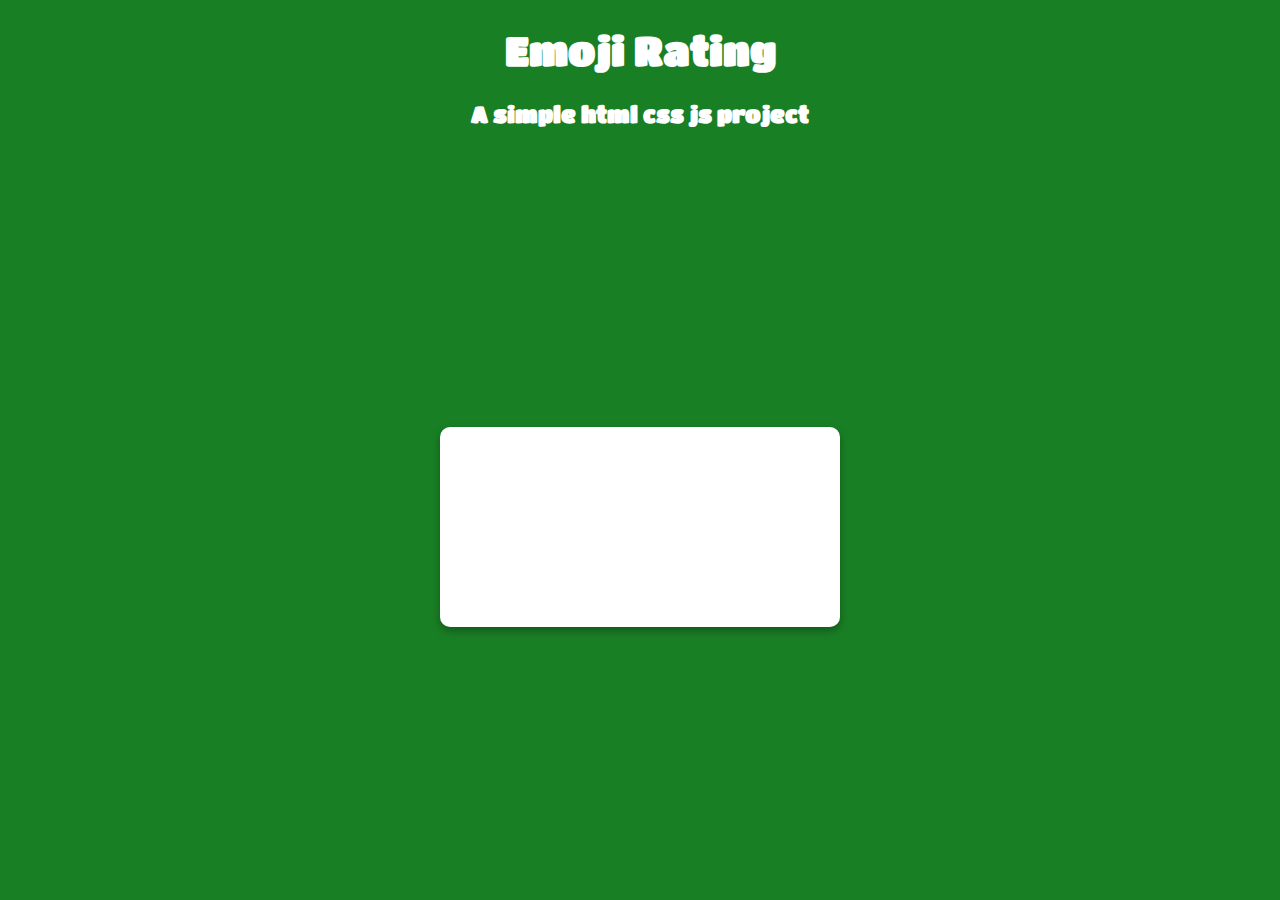
<file: Emoji rating/index.html>
<!DOCTYPE html>
<html lang="en">
  <head>
    <meta charset="UTF-8" />
    <meta http-equiv="X-UA-Compatible" content="IE=edge" />
    <meta name="viewport" content="width=device-width, initial-scale=1.0" />
    <link
      rel="stylesheet"
      href="https://cdnjs.cloudflare.com/ajax/libs/font-awesome/6.3.0/css/all.min.css"
      integrity="sha512-SzlrxWUlpfuzQ+pcUCosxcglQRNAq/DZjVsC0lE40xsADsfeQoEypE+enwcOiGjk/bSuGGKHEyjSoQ1zVisanQ=="
      crossorigin="anonymous"
      referrerpolicy="no-referrer"
    />
    <link
      rel="stylesheet"
      href="https://fonts.googleapis.com/css?family=Titan+One"
    />
    <link rel="stylesheet" href="style.css" />
    <script src="index.js" defer></script>
    <title>Emoji Rating</title>
  </head>
  <body>
    <div class="heading-container">
      <h1>Emoji Rating</h1>
      <h3>A simple html css js project</h3>
    </div>
    <div class="feedback-container">
      <div class="emoji-container">
        <i class="fa-solid fa-face-angry fa-3x"></i>
        <i class="fa-solid fa-face-frown fa-3x"></i>
        <i class="fa-solid fa-face-meh fa-3x"></i>
        <i class="fa-solid fa-face-smile fa-3x"></i>
        <i class="fa-solid fa-face-grin fa-3x"></i>
      </div>
      <div class="rating-container">
        <i class="fas fa-star fa-2x"></i>
        <i class="fas fa-star fa-2x"></i>
        <i class="fas fa-star fa-2x"></i>
        <i class="fas fa-star fa-2x"></i>
        <i class="fas fa-star fa-2x"></i>
      </div>
    </div>
  </body>
</html>
</file>
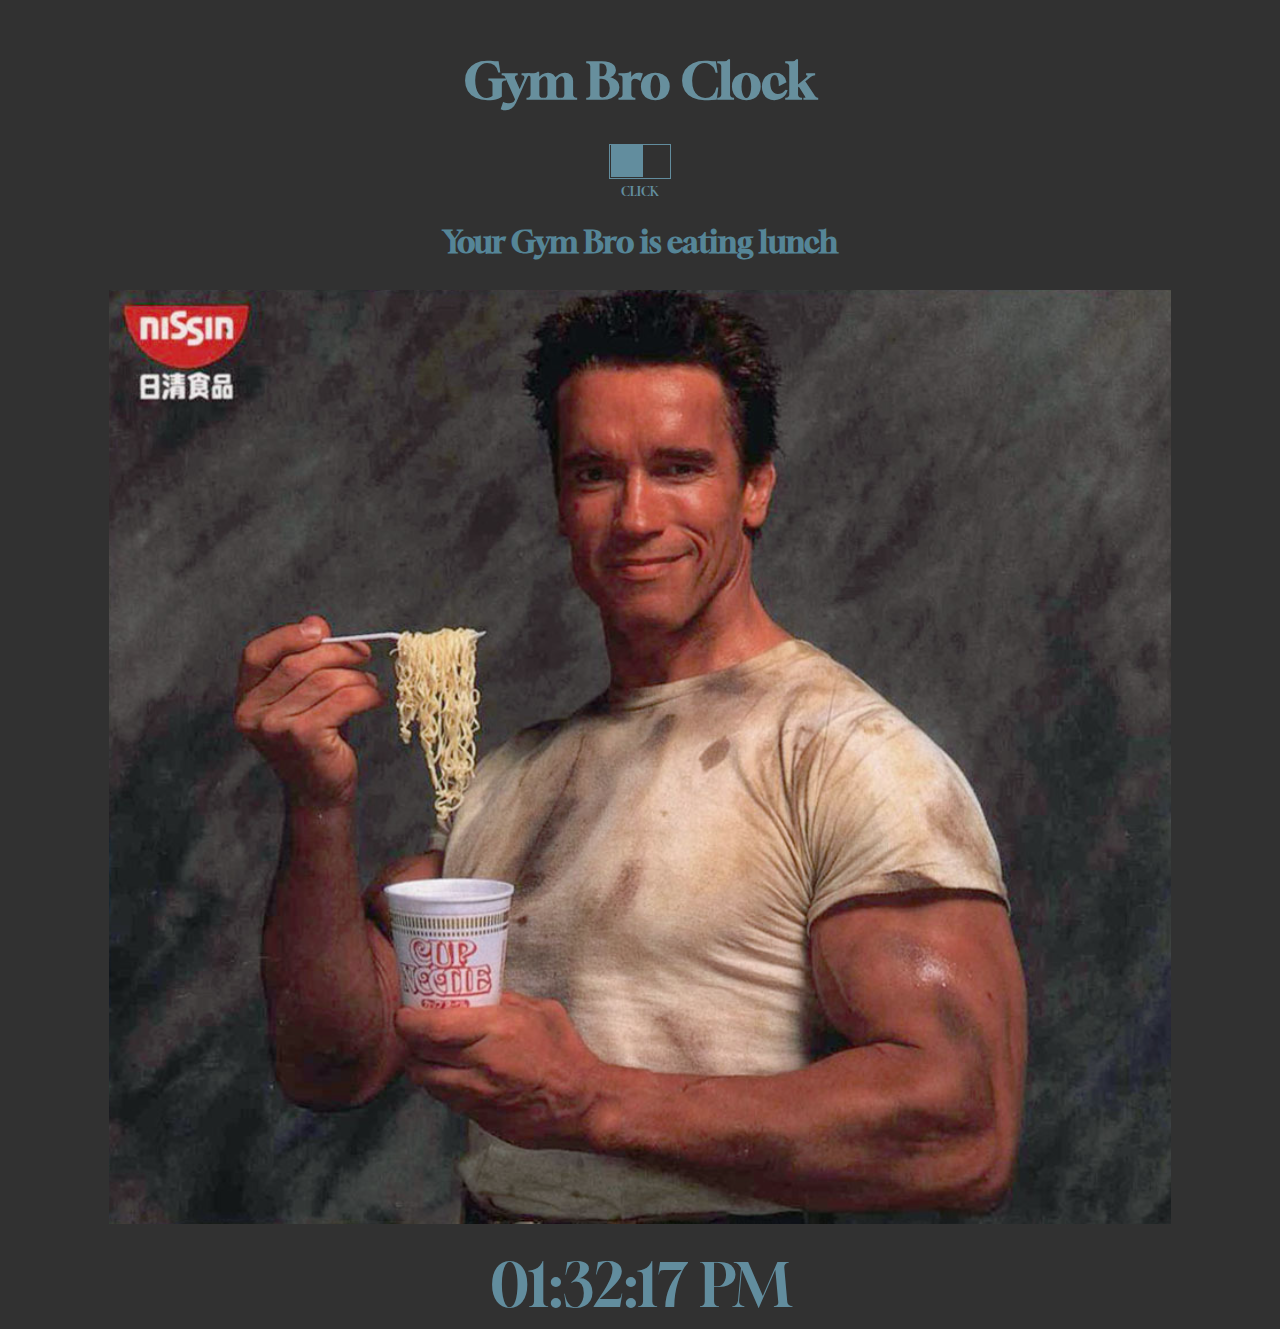
<file: gymbroclock/index.html>
<!DOCTYPE html>
<html lang="en">
  <head>
    <meta charset="UTF-8" />
    <meta http-equiv="X-UA-Compatible" content="IE=edge" />
    <meta name="viewport" content="width=device-width, initial-scale=1.0" />
    <link rel="stylesheet" href="styles.css" />
    <link
      rel="stylesheet"
      href="https://fonts.googleapis.com/css?family=Gloock"
    />
    <link rel="stylesheet" href="darkmode.css" />
    <script src="app.js" defer></script>
    <title>Gym Bro Clock</title>
  </head>
  <body onload="changeImageByTime()">
    <h1 class="title">Gym Bro Clock</h1>
    <footer id="dmt">
      <label class="switch">
        <input type="checkbox" />
        <span class="slider"></span>
        <p class="clickme">CLICK</p>
      </label>
    </footer>
    <div class="imgcontainer">
      <h3 id="myQuote" class="myQuotee"></h3>
      <img id="myImage" src="" alt="Current time image" />
    </div>
    <div id="MyClockDisplay" class="broclock" onload="showTime()"></div>
    <script src="app.js"></script>
  </body>
</html>
</file>
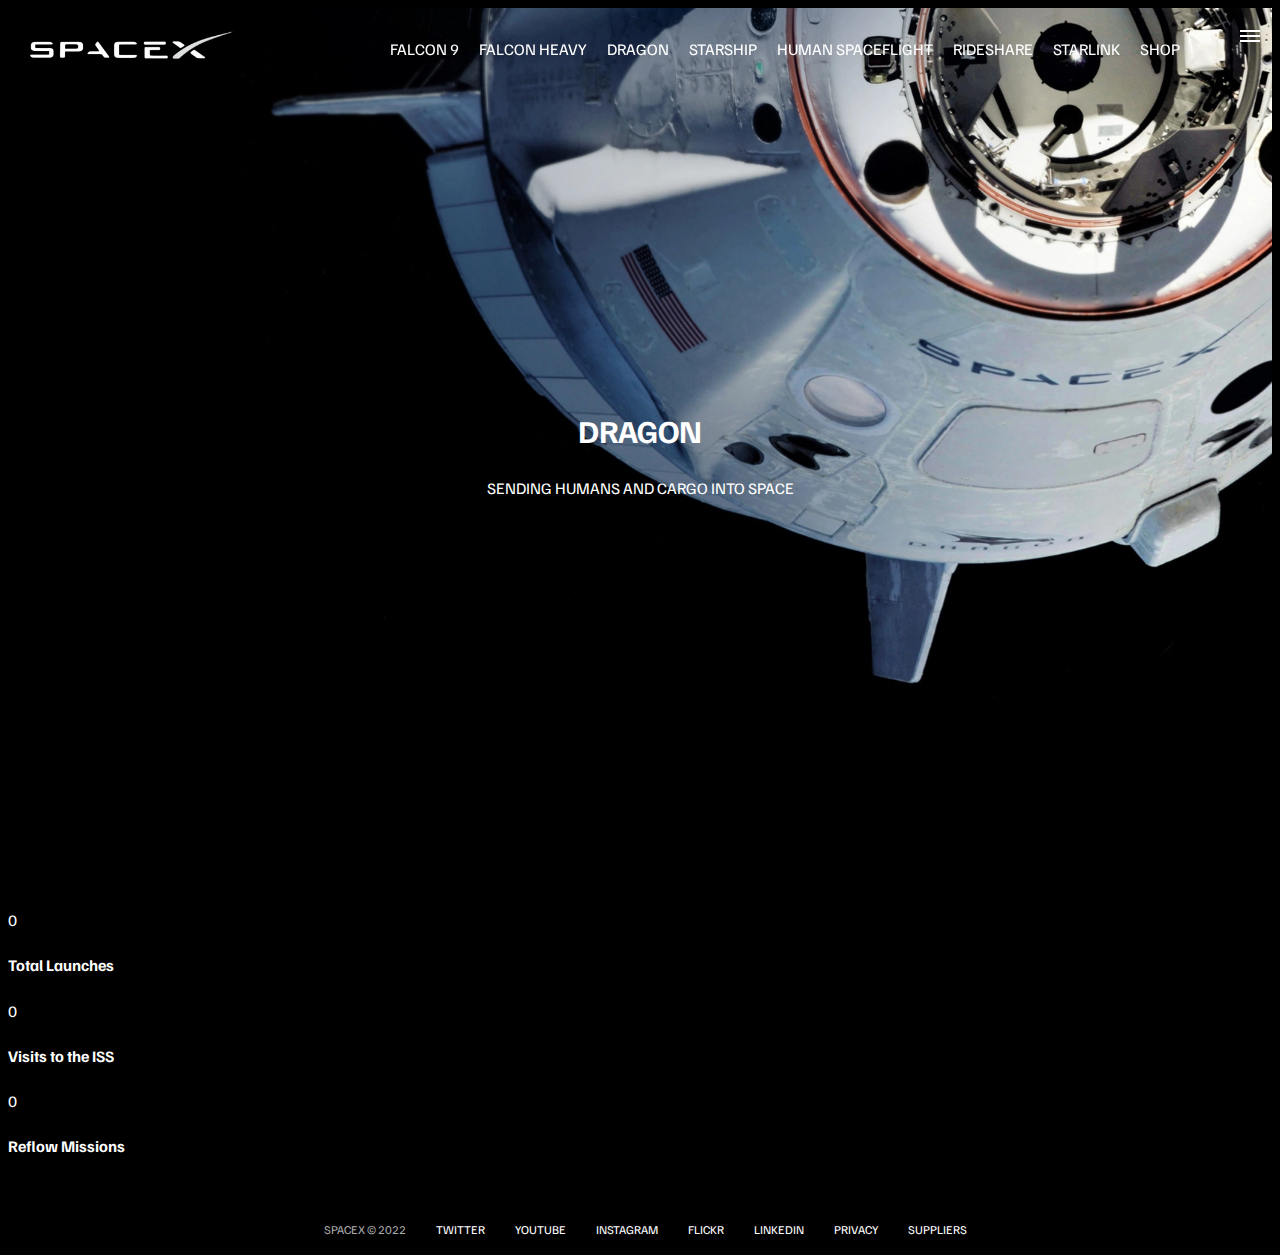
<file: spacex clone/dragon.html>
<!DOCTYPE html>
<html lang="en">
  <head>
    <meta charset="UTF-8" />
    <meta http-equiv="X-UA-Compatible" content="IE=edge" />
    <meta name="viewport" content="width=device-width, initial-scale=1.0" />
    <link rel="stylesheet" href="css/style.css" />
    <script src="js/script.js" defer></script>
    <title>SpaceX - Dragon</title>
  </head>
  <body>
    <div id="overlay"></div>
    <div id="mobile-menu" class="mobile-main-menu">
      <ul>
        <li><a href="#">Mission</a></li>
        <li><a href="#">Launches</a></li>
        <li><a href="#">Careers</a></li>
        <li><a href="#">Updates</a></li>
        <li><a href="#">Shop</a></li>
      </ul>
    </div>
    <header class="main-header">
      <div class="logo">
        <a href="index.html">
          <img src="img/logo.png" alt="SpaceX" />
        </a>
      </div>
      <nav class="desktop-main-menu">
        <ul>
          <li><a href="falcon9.html">Falcon 9</a></li>
          <li><a href="falcon-heavy.html">Falcon Heavy</a></li>
          <li><a href="dragon.html">Dragon</a></li>
          <li><a href="#">Starship</a></li>
          <li><a href="#">Human Spaceflight</a></li>
          <li><a href="#">Rideshare</a></li>
          <li><a href="#">Starlink</a></li>
          <li><a href="#">Shop</a></li>
        </ul>
      </nav>
    </header>

    <!-- Hamburger Menu -->
    <button id="menu-btn" class="hamburger" type="button">
      <span class="hamburger-top"></span>
      <span class="hamburger-middle"></span>
      <span class="hamburger-bottom"></span>
    </button>

    <section class="section-animate bg-dragon"></section>
    <div class="section-inner-center">
      <h1>Dragon</h1>
      <p>Sending humans and cargo into space</p>
    </div>

    <div class="stats">
      <div>
        <span class="counter" data-target="34">0</span>
        <h4>Total Launches</h4>
      </div>
      <div>
        <span class="counter" data-target="31">0</span>
        <h4>Visits to the ISS</h4>
      </div>
      <div>
        <span class="counter" data-target="13">0</span>
        <h4>Reflow Missions</h4>
      </div>
    </div>

    <footer>
      <ul>
        <li>SpaceX &copy; 2022</li>
        <li><a href="#">Twitter</a></li>
        <li><a href="#">YouTube</a></li>
        <li><a href="#">Instagram</a></li>
        <li><a href="#">Flickr</a></li>
        <li><a href="#">LinkedIn</a></li>
        <li><a href="#">Privacy</a></li>
        <li><a href="#">Suppliers</a></li>
      </ul>
    </footer>
  </body>
</html>
</file>
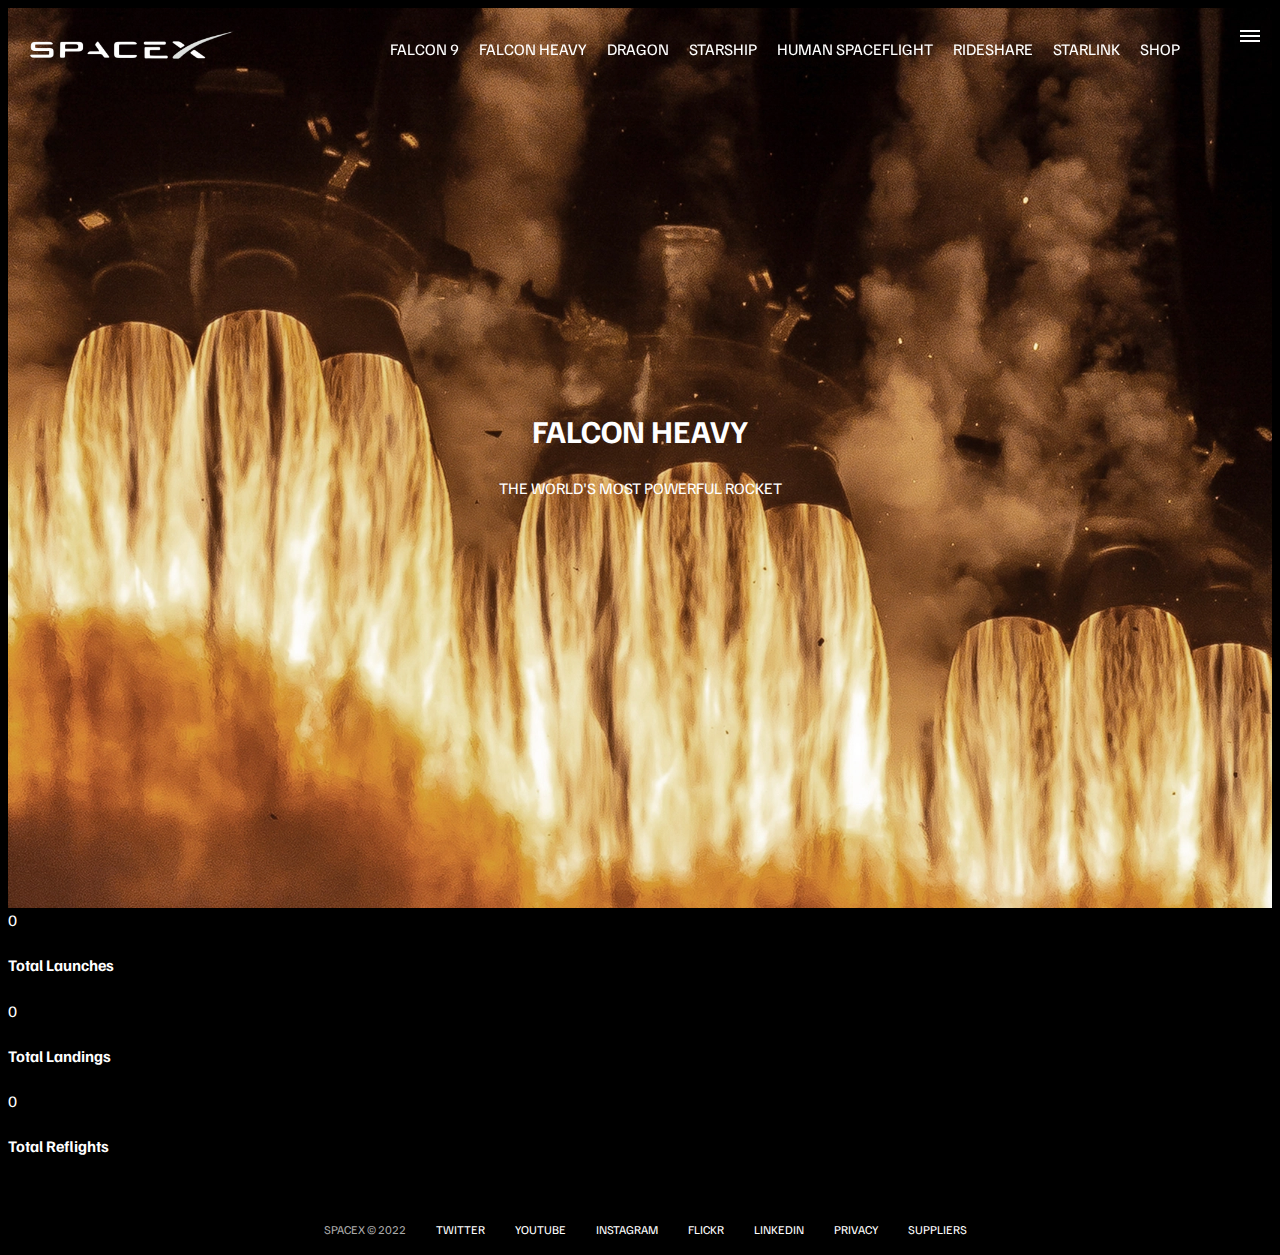
<file: spacex clone/falcon-heavy.html>
<!DOCTYPE html>
<html lang="en">
  <head>
    <meta charset="UTF-8" />
    <meta http-equiv="X-UA-Compatible" content="IE=edge" />
    <meta name="viewport" content="width=device-width, initial-scale=1.0" />
    <link rel="stylesheet" href="css/style.css" />
    <script src="js/script.js" defer></script>
    <title>SpaceX - Falcon Heavy</title>
  </head>
  <body>
    <div id="overlay"></div>
    <div id="mobile-menu" class="mobile-main-menu">
      <ul>
        <li><a href="#">Mission</a></li>
        <li><a href="#">Launches</a></li>
        <li><a href="#">Careers</a></li>
        <li><a href="#">Updates</a></li>
        <li><a href="#">Shop</a></li>
      </ul>
    </div>
    <header class="main-header">
      <div class="logo">
        <a href="index.html">
          <img src="img/logo.png" alt="SpaceX" />
        </a>
      </div>
      <nav class="desktop-main-menu">
        <ul>
          <li><a href="falcon9.html">Falcon 9</a></li>
          <li><a href="falcon-heavy.html">Falcon Heavy</a></li>
          <li><a href="dragon.html">Dragon</a></li>
          <li><a href="#">Starship</a></li>
          <li><a href="#">Human Spaceflight</a></li>
          <li><a href="#">Rideshare</a></li>
          <li><a href="#">Starlink</a></li>
          <li><a href="#">Shop</a></li>
        </ul>
      </nav>
    </header>

    <!-- Hamburger Menu -->
    <button id="menu-btn" class="hamburger" type="button">
      <span class="hamburger-top"></span>
      <span class="hamburger-middle"></span>
      <span class="hamburger-bottom"></span>
    </button>

    <section class="section-animate bg-falcon-heavy"></section>
    <div class="section-inner-center">
      <h1>Falcon Heavy</h1>
      <p>The world's most powerful rocket</p>
    </div>

    <div class="stats">
      <div>
        <span class="counter" data-target="3">0</span>
        <h4>Total Launches</h4>
      </div>
      <div>
        <span class="counter" data-target="7">0</span>
        <h4>Total Landings</h4>
      </div>
      <div>
        <span class="counter" data-target="4">0</span>
        <h4>Total Reflights</h4>
      </div>
    </div>

    <footer>
      <ul>
        <li>SpaceX &copy; 2022</li>
        <li><a href="#">Twitter</a></li>
        <li><a href="#">YouTube</a></li>
        <li><a href="#">Instagram</a></li>
        <li><a href="#">Flickr</a></li>
        <li><a href="#">LinkedIn</a></li>
        <li><a href="#">Privacy</a></li>
        <li><a href="#">Suppliers</a></li>
      </ul>
    </footer>
  </body>
</html>
</file>
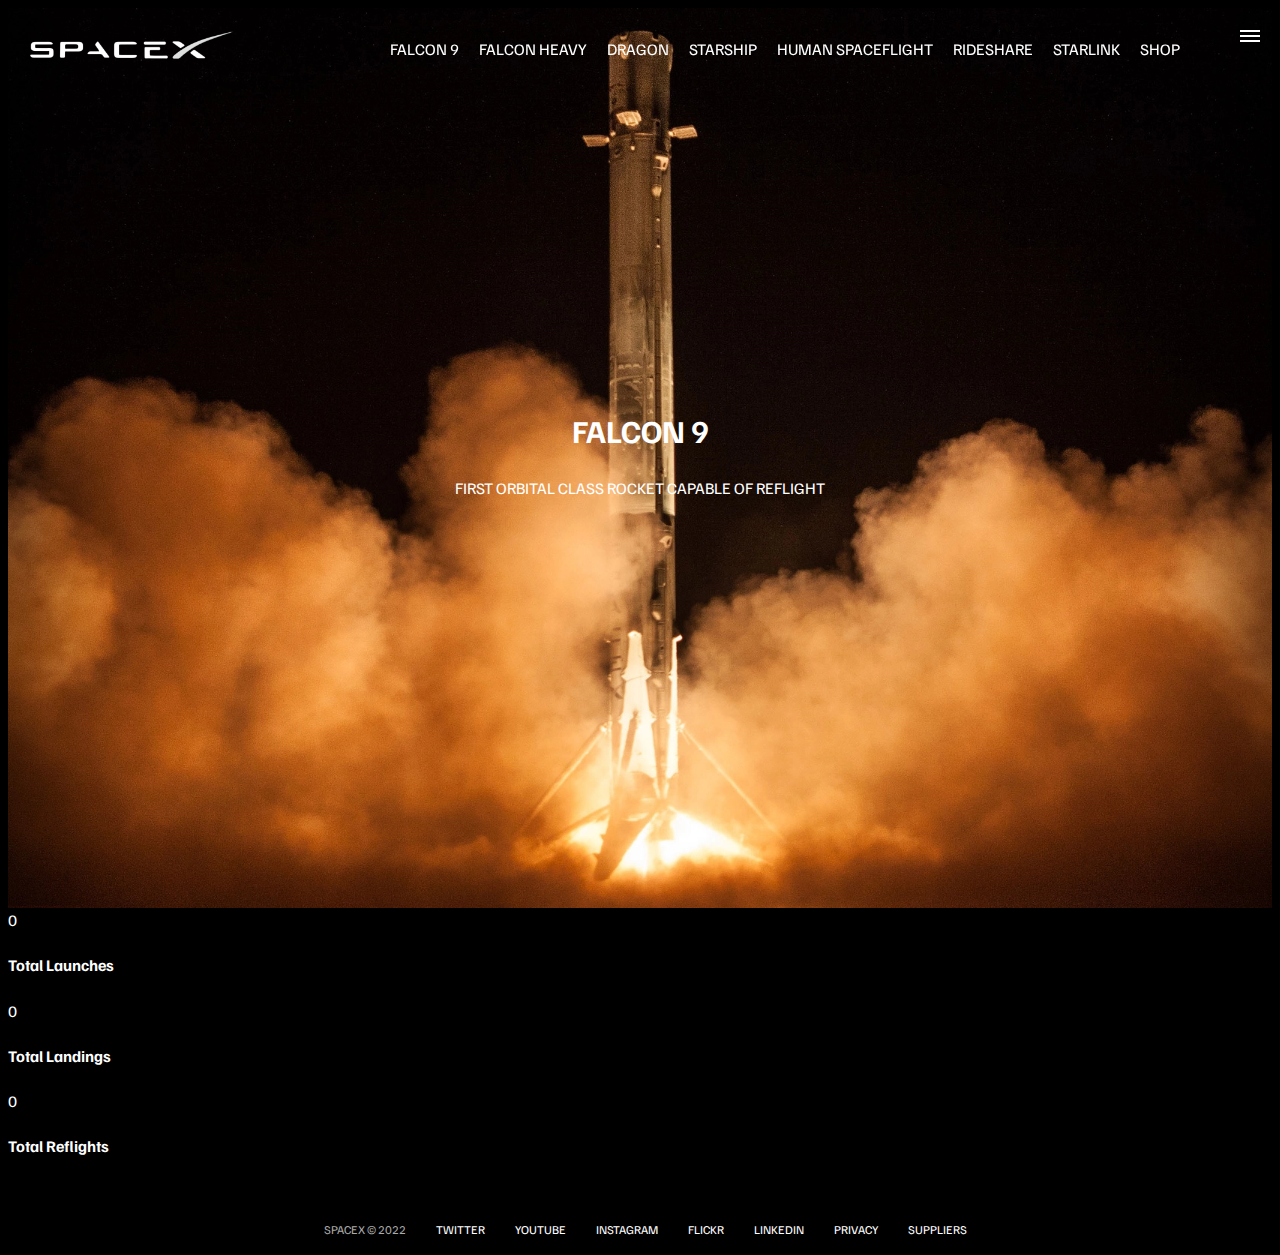
<file: spacex clone/falcon9.html>
<!DOCTYPE html>
<html lang="en">
  <head>
    <meta charset="UTF-8" />
    <meta http-equiv="X-UA-Compatible" content="IE=edge" />
    <meta name="viewport" content="width=device-width, initial-scale=1.0" />
    <link rel="stylesheet" href="css/style.css" />
    <script src="js/script.js" defer></script>
    <title>SpaceX - Falcon 9</title>
  </head>
  <body class="falcon9-body">
    <div id="overlay"></div>
    <div id="mobile-menu" class="mobile-main-menu">
      <ul>
        <li><a href="#">Mission</a></li>
        <li><a href="#">Launches</a></li>
        <li><a href="#">Careers</a></li>
        <li><a href="#">Updates</a></li>
        <li><a href="#">Shop</a></li>
      </ul>
    </div>
    <header class="main-header">
      <div class="logo">
        <a href="index.html">
          <img src="img/logo.png" alt="SpaceX" />
        </a>
      </div>
      <nav class="desktop-main-menu">
        <ul>
          <li><a href="falcon9.html">Falcon 9</a></li>
          <li><a href="falcon-heavy.html">Falcon Heavy</a></li>
          <li><a href="dragon.html">Dragon</a></li>
          <li><a href="#">Starship</a></li>
          <li><a href="#">Human Spaceflight</a></li>
          <li><a href="#">Rideshare</a></li>
          <li><a href="#">Starlink</a></li>
          <li><a href="#">Shop</a></li>
        </ul>
      </nav>
    </header>

    <!-- Hamburger Menu -->
    <button id="menu-btn" class="hamburger" type="button">
      <span class="hamburger-top"></span>
      <span class="hamburger-middle"></span>
      <span class="hamburger-bottom"></span>
    </button>

    <section class="section-animate bg-falcon-9"></section>
    <div class="section-inner-center">
      <h1>Falcon 9</h1>
      <p>First orbital class rocket capable of reflight</p>
    </div>

    <div class="stats">
      <div>
        <span class="counter" data-target="3">0</span>
        <h4>Total Launches</h4>
      </div>
      <div>
        <span class="counter" data-target="7">0</span>
        <h4>Total Landings</h4>
      </div>
      <div>
        <span class="counter" data-target="4">0</span>
        <h4>Total Reflights</h4>
      </div>
    </div>

    <footer>
      <ul>
        <li>SpaceX &copy; 2022</li>
        <li><a href="#">Twitter</a></li>
        <li><a href="#">YouTube</a></li>
        <li><a href="#">Instagram</a></li>
        <li><a href="#">Flickr</a></li>
        <li><a href="#">LinkedIn</a></li>
        <li><a href="#">Privacy</a></li>
        <li><a href="#">Suppliers</a></li>
      </ul>
    </footer>
  </body>
</html>
</file>
<file: Emoji rating/style.css>
body {
  background-color: #197f25;
}

.heading-container {
  font-family: "Titan One", Serif;
  margin-top: 20px;
  font-size: 20px;
  text-align: center;
  color: #ffffff;
}

.feedback-container {
  background-color: white;
  width: 400px;
  height: 200px;
  box-shadow: 0 4px 8px rgba(0, 0, 0, 0.3);
  border-radius: 10px;
  position: relative;
  margin: 50px auto;
  margin-top: 300px;
}

.emoji-container {
  position: absolute;
  left: 50%;
  transform: translateX(-50%);
  top: 20%;
  width: 50px;
  height: 50px;
  border-radius: 50%;
  display: flex;
  overflow: hidden;
}

.fa-solid {
  margin: 1px;
  transform: translateX(0);
  transition: transform 0.2s;
}

.rating-container {
  position: absolute;
  left: 50%;
  transform: translateX(-50%);
  bottom: 20%;
}

.fa-star {
  color: lightgray;
  cursor: pointer;
}

.fa-star.active {
  color: gold;
}
</file>
<file: gymbroclock/styles.css>
body {
  background-color: #313131;
}

.title {
  font-family: "Gloock", serif;
  font-size: 50px;
  color: #678f9d;
  text-align: center;
  margin-top: 50px;
}

.broclock {
  font-family: "Gloock", serif;
  color: #628d9e;
  top: 50%;
  left: 50%;
  text-align: center;
  font-size: 60px;
}

.imgcontainer {
  margin-top: 20px;
  text-align: center;
  margin-bottom: 20px;
}

.myQuotee {
  font-family: "Gloock", serif;
  color: #558597;
  top: 50%;
  left: 50%;
  font-size: 30px;
  margin-top: 20px;
}
</file>
<file: gymbroclock/darkmode.css>
body {
  transition: background-color 1.2s;
}

footer {
  cursor: pointer;
  margin-bottom: 20px;
  font-size: 2em;
  text-align: center;
}

.darkmode {
  color: #2f2f2f;
  background-color: #efefef;
}

.switch {
  font-size: 17px;
  position: relative;
  display: inline-block;
  width: 62px;
  height: 35px;
}

/* Hide default HTML checkbox */
.switch input {
  opacity: 1;
  width: 0;
  height: 0;
}

/* The slider */
.slider {
  display: flex;
  position: absolute;
  cursor: pointer;
  top: 0;
  left: 0;
  right: 0;
  bottom: 0px;
  background: #313131;
  transition: 0.4s;
  border: 1px solid #628d9e;
}

.slider:before {
  position: absolute;
  content: "";
  height: 1.9em;
  width: 1.9em;
  left: 1.2px;
  top: 0;
  bottom: 0;
  background-color: #628d9e;
  transition: 0.4s;
}

input:checked + .slider {
  background-color: #74cef4;
  border: 1px solid transparent;
}

input:checked + .slider:before {
  transform: translateX(1.5em);
}

.clickme {
  font-family: "Gloock", serif;
  font-size: 0.7em;
  color: #628d9e;
  text-align: center;
  margin-top: 20px;
}
</file>
<file: spacex clone/css/style.css>
@import url("https://fonts.googleapis.com/css2?family=Familjen+Grotesk:wght@400;600;700&display=swap");

*,
*::before,
*::after {
  box-sizing: border-box;
}

body {
  font-family: "Familjen Grotesk", sans-serif;
  font-size: 16px;
  line-height: 1.5;
  color: #ffffff;
  background-color: #000000;
}

a {
  color: #ffffff;
  text-decoration: none;
}

ul {
  list-style: none;
}

/* Header / navbar */
.main-header {
  position: fixed;
  top: 0;
  left: 0;
  width: 100%;
  z-index: 3;
  display: flex;
  justify-content: space-between;
  align-items: center;
  text-transform: uppercase;
  height: 100px;
  padding: 0 30px;
}

.logo {
  width: 210px;
  height: auto;
}

.logo img {
  width: 100%;
  display: block;
  height: auto;
}

.desktop-main-menu {
  margin-right: 50px;
}

.desktop-main-menu ul {
  display: flex;
}

.desktop-main-menu ul li {
  position: relative;
  margin-right: 20px;
  padding-bottom: 2px;
}

.desktop-main-menu ul li a::after {
  content: "";
  position: absolute;
  bottom: 0;
  left: 0;
  width: 100%;
  height: 2px;
  background-color: #ffffff;
  transform: scaleX(0);
  transform-origin: right;
  transition: transform 0.3s cubic-bezier(0.19, 1, 0.22, 1);
}

.desktop-main-menu ul li a:hover::after {
  transform: scaleX(1);
  transform-origin: left center;
  transition-duration: 0.4s;
}

section {
  position: relative;
  height: 100vh;
  background-position: center;
  background-repeat: no-repeat;
  background-size: cover;
  text-transform: uppercase;
}

.section-inner-center {
  position: absolute;
  top: 50%;
  left: 50%;
  transform: translate(-50%, -50%);
  text-transform: uppercase;
  text-align: center;
}

.section-inner {
  position: absolute;
  bottom: 200px;
  left: 150px;
  max-width: 560px;
}

.section-inner h4 {
  font-size: 22px;
  font-weight: 300;
  margin-bottom: 5px;
  animation: fadeInUp 0.5s ease-in-out 0.2s;
  animation-fill-mode: both;
}

.section-inner h2 {
  font-size: 50px;
  font-weight: 700;
  margin-bottom: 20px;
  animation: fadeInUp 0.5s ease-in-out 0.4s;
  animation-fill-mode: both;
}

/*Background Images*/
.section-a {
  background-image: url("../img/section-a.webp");
}
.section-b {
  background-image: url("../img/section-b.webp");
}
.section-c {
  background-image: url("../img/section-c.webp");
}
.section-d {
  background-image: url("../img/section-d.webp");
}
.section-e {
  background-image: url("../img/section-e.webp");
}
.section-f {
  background-image: url("../img/section-f.webp");
}
.bg-falcon-9 {
  background-image: url("../img/falcon-9.webp");
}
.bg-falcon-heavy {
  background-image: url("../img/falcon-heavy.webp");
}
.bg-dragon {
  background-image: url("../img/dragon.webp");
}

.btn {
  position: relative;
  display: inline-block;
  cursor: pointer;
  text-align: center;
  min-width: 130px;
  padding: 15px 50px;
  margin-top: 10px;
  border: 2px solid #ffffff;
  text-transform: uppercase;
  font-weight: bold;
  overflow: hidden;
  z-index: 2;
  animation: fadeInUp 0.5s ease-in-out 0.6s;
  animation-fill-mode: both;
}

.btn::hover span {
  color: #000000;
}

.btn .hover {
  position: absolute;
  top: 0;
  left: 0;
  width: 100%;
  height: 100%;
  background-color: #ffffff;
  color: #000;
  z-index: -1;
  transition: transform 0.3s cubic-bezier(0.19, 1, 0.22, 1);
  transform: translateY(100%);
}

.btn::hover .hover {
  transform: translateY(0);
}

.scroll-arrow {
  position: absolute;
  bottom: 50px;
  left: 50%;
  transform: translateX(-50%);
  animation: fadeBounce 4s ease-in-out infinite;
}

footer {
  position: relative;
  background-color: #000000;
  text-align: center;
  padding-top: 25px;
}

footer ul {
  display: flex;
  justify-content: center;
  align-items: center;
  flex-wrap: wrap;
}

footer ul li {
  margin-right: 30px;
  color: #aaa;
  text-transform: uppercase;
  font-size: 12px;
  line-height: 1.5;
}

/* Hamburger Menu */
.hamburger {
  position: fixed;
  top: 40px;
  right: 20px;
  z-index: 10;
  cursor: pointer;
  width: 20px;
  height: 20px;
  background: none;
  border: none;
}

.hamburger-top,
.hamburger-middle,
.hamburger-bottom {
  position: absolute;
  width: 20px;
  height: 2px;
  top: 0;
  left: 0;
  background-color: #ffffff;
  transition: all 0.5s;
}

.hamburger-middle {
  transform: translateY(-5px);
}

.hamburger-bottom {
  transform: translateY(-10px);
}

/*Transition hamburger to X when open*/
.open {
  transform: rotate(90deg);
}

.open .hamburger-top {
  transform: translateY(6px) rotate(45deg);
}

.open .hamburger-middle {
  opacity: 0;
}

.open .hamburger-bottom {
  transform: translateY(6px) rotate(-45deg);
}

/* Overlay */
.overlay-show {
  position: fixed;
  top: 0;
  left: 0;
  width: 100%;
  height: 100%;
  background-color: rgba(0, 0, 0, 0.5);
  z-index: 3;
}

.stop-scrolling {
  overflow: hidden;
}

/* Hide Mobile Menu */

.mobile-main-menu {
  position: fixed;
  top: 0;
  right: 0;
  width: 350px;
  height: 100%;
  background: #000;
  z-index: 4;
  display: flex;
  align-items: center;
  justify-content: center;
  transform: translateX(100%);
  transition: transform 0.6s cubic-bezier(0.19, 1, 0.22, 1);
}

.show-menu {
  transform: translateX(0);
}

.mobile-main-menu ul {
  display: flex;
  flex-direction: column;
  align-items: end;
  justify-content: center;
  padding: 50px;
  width: 100%;
}

.mobile-main-menu ul li {
  margin-bottom: 20px;
  color: #ffffff;
  font-size: 20px;
  text-transform: uppercase;
  font-weight: bold;
  border-bottom: 1px #fff dotted;
  width: 100%;
}

/* Animations */

@keyframes fadeInUp {
  0% {
    opacity: 0;
    transform: translateY(140px);
  }
  100% {
    opacity: 1;
    transform: translateY(0);
  }
}

@keyframes fadeBounce {
  0% {
    opacity: 0;
    transform: translateY(20px);
  }
  50% {
    opacity: 0.25;
    transform: translateY(0);
  }
  80% {
    opacity: 0.5;
    transform: translateY(0);
  }
  100% {
    opacity: 0;
    transform: translateY(-20px);
  }
  40% {
    opacity: 1;
    transform: translateY(0);
  }
}
</file>
